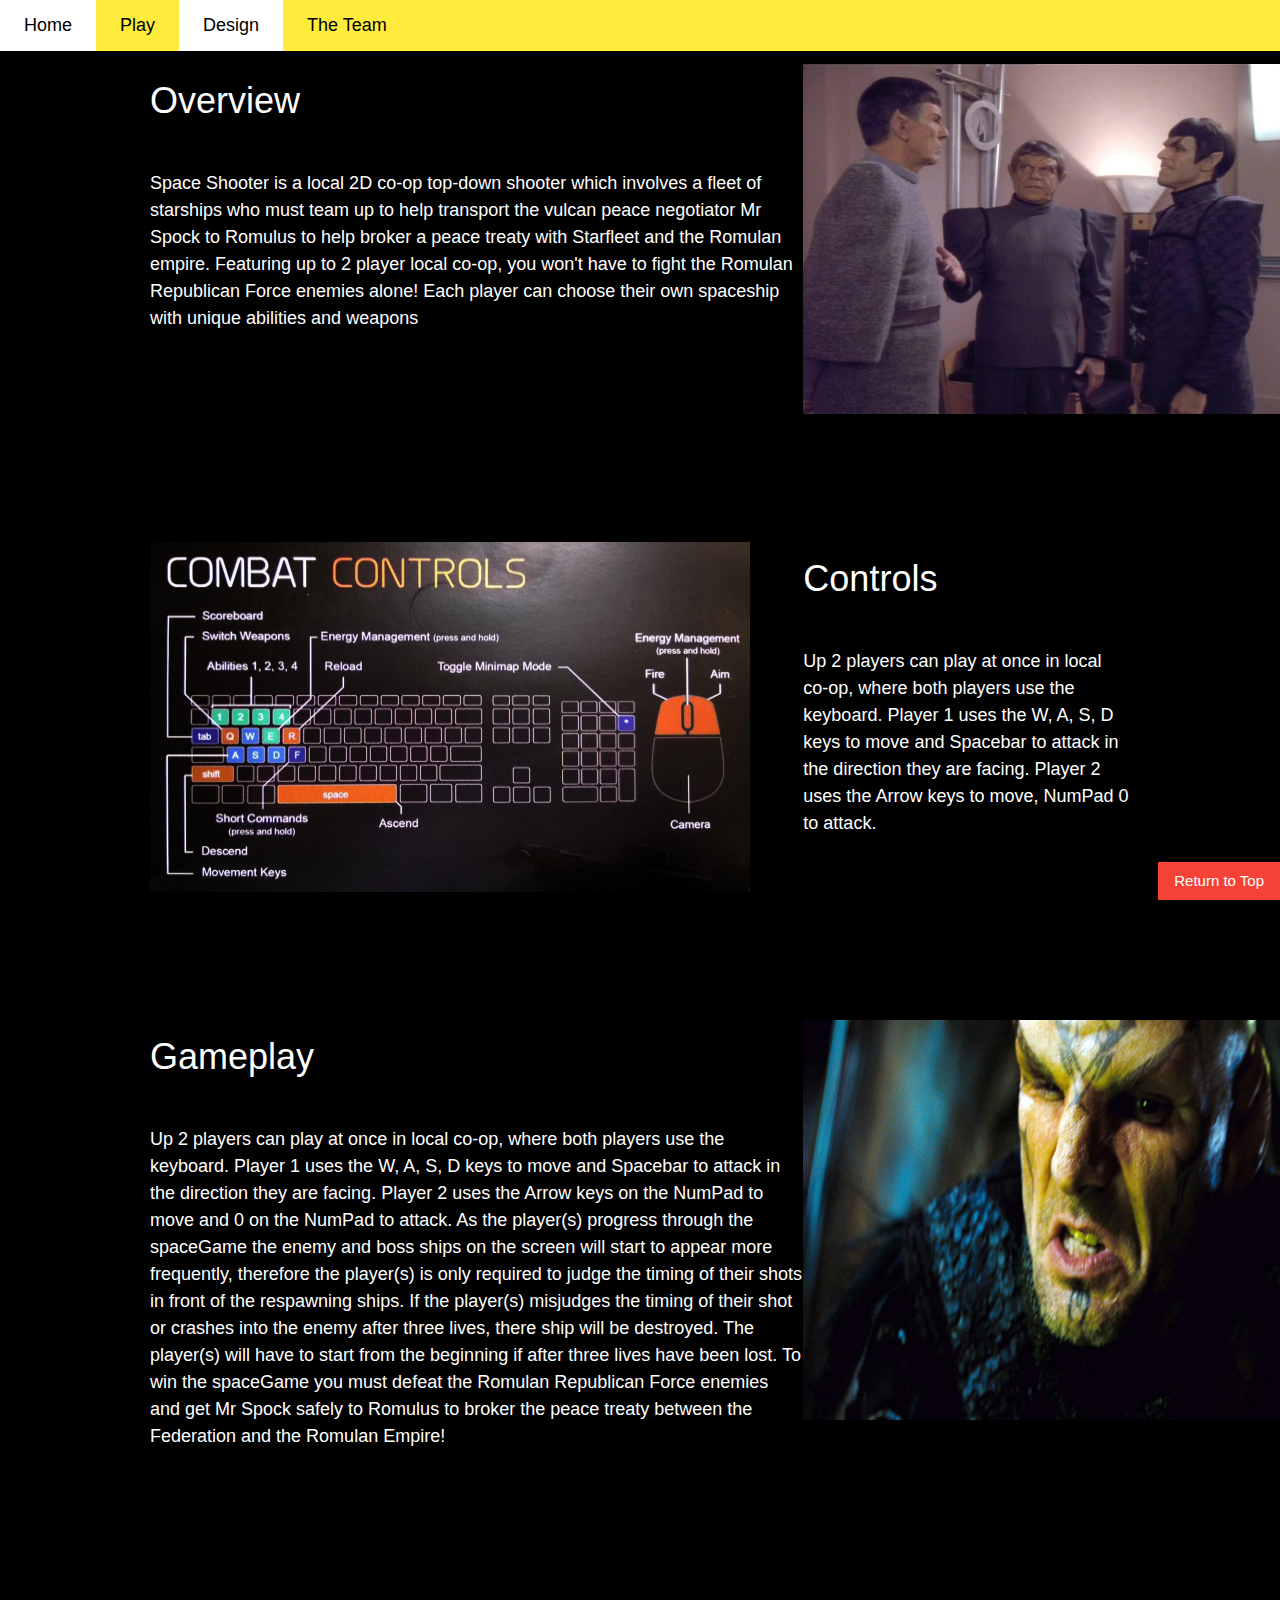
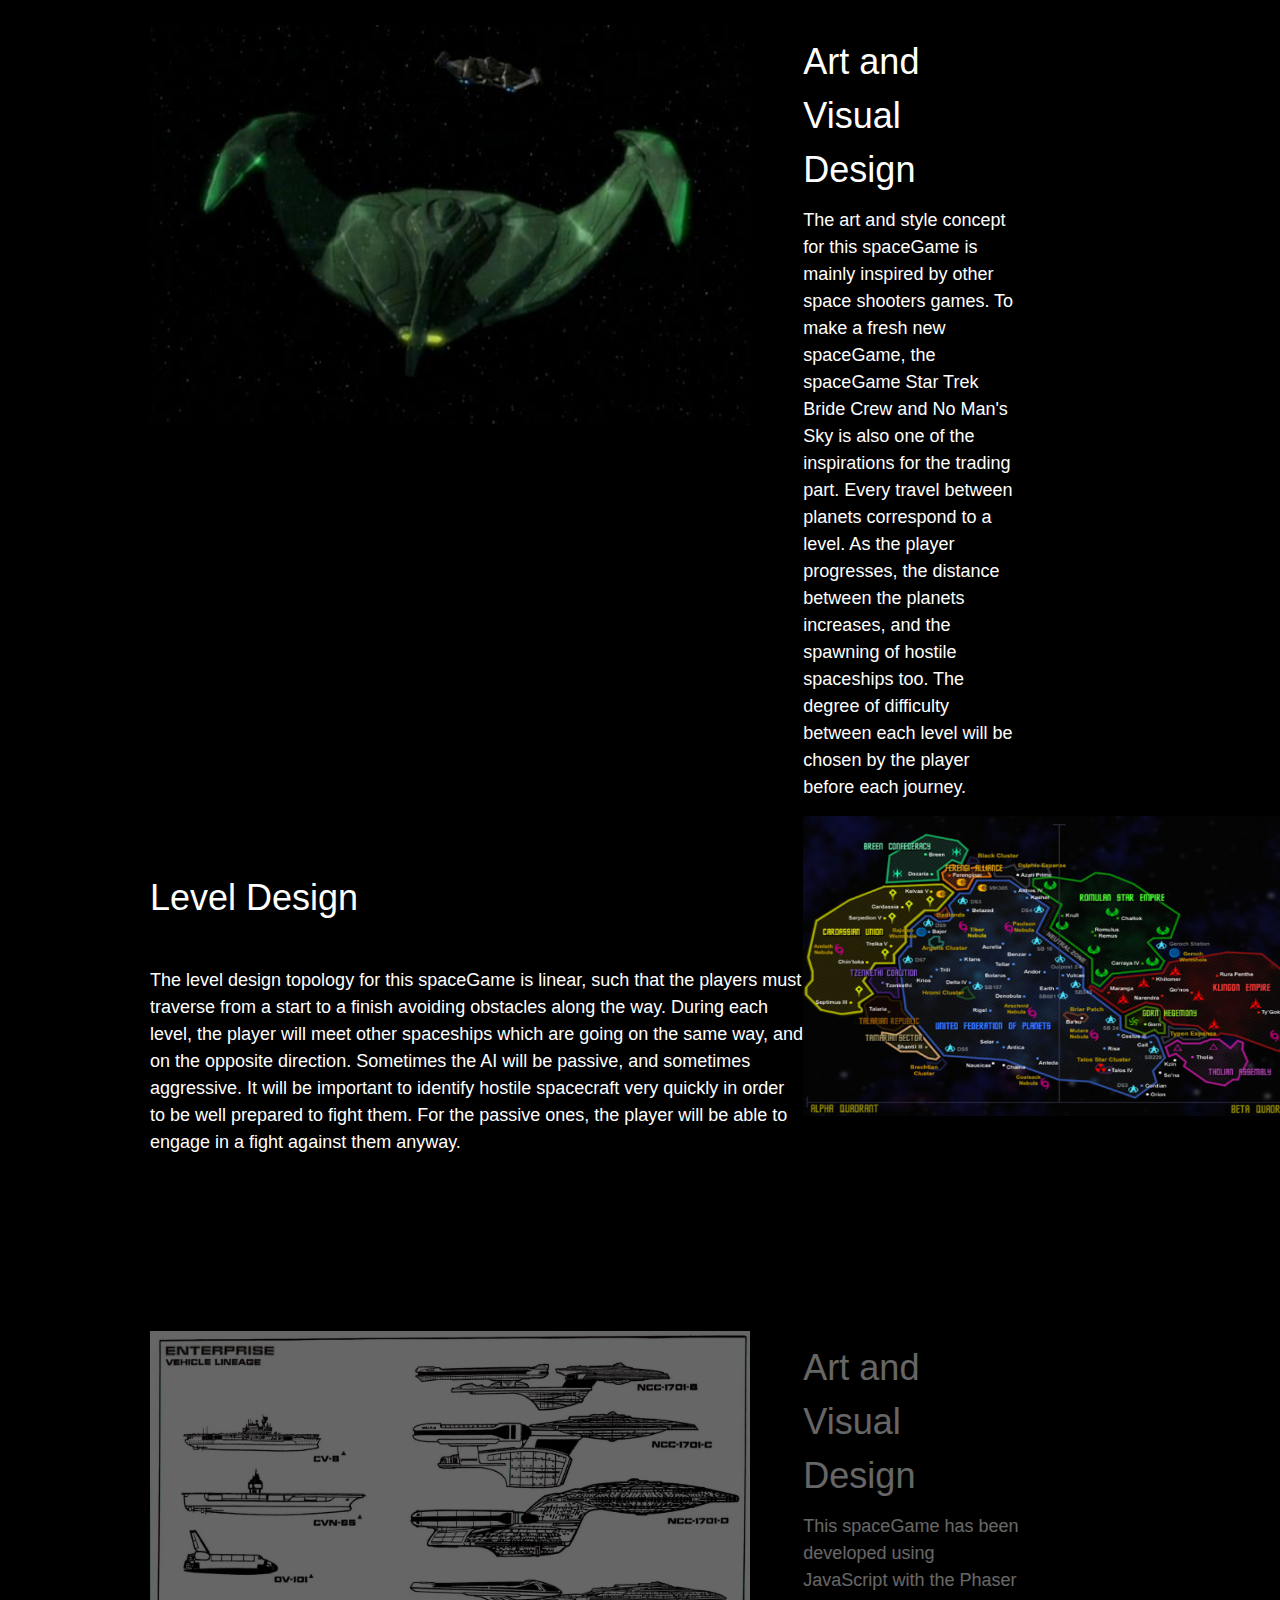
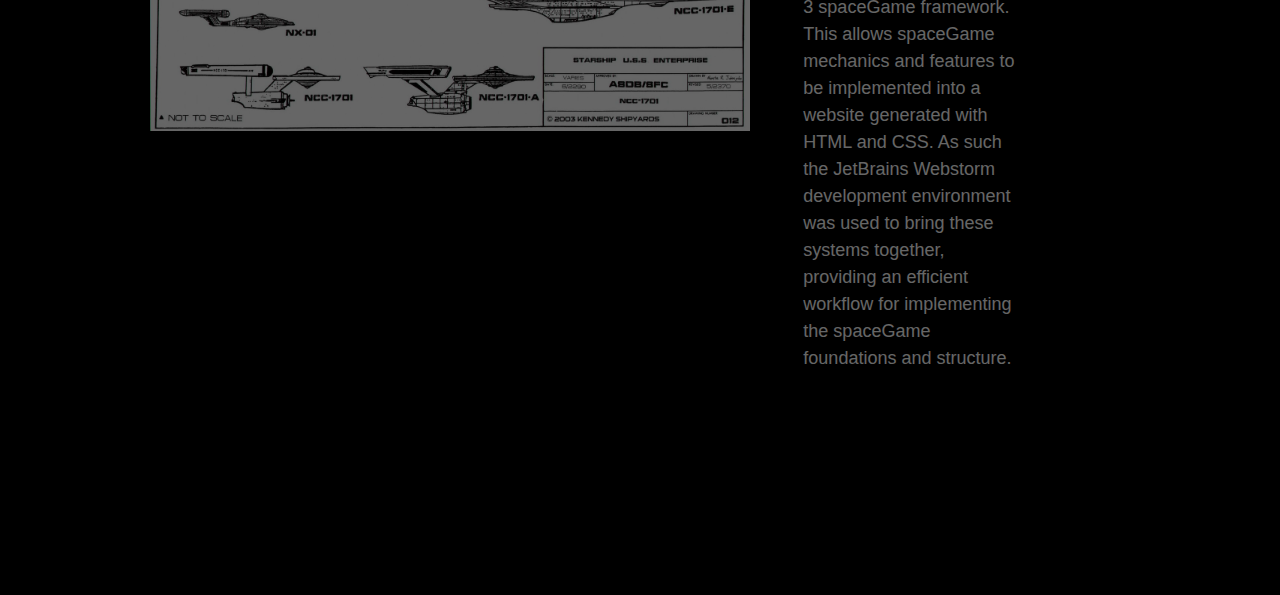
<file: html/design.html>
<!DOCTYPE html>
<html lang="en">
<title>Games Design</title>
<meta charset="UTF-8">
<meta name="viewport" content="width=device-width, initial-scale=1">
<link rel="stylesheet" href="https://www.w3schools.com/w3css/4/w3.css">
<link rel="stylesheet" href= "https://fonts.googleapis.com/css2?family=Roboto&display=swap">
<link rel="stylesheet" href="https://fonts.googleapis.com/css2?family=Itim&family=Roboto&display=swap">
<link rel="stylesheet" href="https://cdnjs.cloudflare.com/ajax/libs/font-awesome/4.7.0/css/font-awesome.min.css">
<script src="../js/WebPageScript.js"></script>

<style>
    body,h1,h2,h3,h4,h5,h6 {font-family: "Roboto Light", sans-serif}
    .w3-bar,h1,button {font-family: "Roboto Thin", sans-serif}
</style>
<body>

<!--- Return to Top button --->
<div class="w3-bottom">
    <div class="w3-right">
        <a class="w3-button w3-padding-medium w3-right-align w3-red"
           onclick="topFunction()">Return to Top</a>
    </div>
</div>

<!-- Navbar -->
<div class="w3-top">
    <div class="w3-bar w3-yellow w3-card w3-left-align w3-large">
        <a class="w3-bar-item w3-button w3-hide-medium w3-hide-large w3-right w3-padding-large w3-hover-white w3-large w3-red" href="javascript:void(0);" onclick="myFunction()" title="Toggle Navigation Menu"><i class="fa fa-bars"></i></a>
        <a href="home.html" class="w3-bar-item w3-button w3-padding-large w3-hover-white">Home</a>
        <a href="play.html" class="w3-bar-item w3-button w3-hide-small w3-padding-large w3-hover-white">Play</a>
        <a href="design.html" class="w3-bar-item w3-button w3-hide-small w3-padding-large w3-white">Design</a>
        <a href="team.html" class="w3-bar-item w3-button w3-hide-small w3-padding-large w3-hover-white">The Team</a>
    </div>
</div>

<!-- Header -->
<header class="w3-container w3-black w3-center">

</header>

<!-- Overview Section -->
<div class="w3-row-padding w3-padding-64 w3-container w3-black">
    <div class="w3-content">
        <div class="w3-twothird w3-text-white">
            <h1>Overview</h1>

            <h5 class="w3-padding-32">
                Space Shooter is a local 2D co-op top-down shooter which involves a fleet of starships who must team
                up to help transport the vulcan peace negotiator Mr Spock to Romulus to help broker a peace treaty with
                Starfleet and the Romulan empire. Featuring up to 2 player local co-op, you won't have to fight the
                Romulan Republican Force enemies alone! Each player can choose their own spaceship with unique abilities and weapons
            </h5>

            <p class="w3-text-white"></p>
        </div>

        <div class="w3-third w3-center">
            <img src="../assets/images/design/Negotiation.jpg" height="350" width="500">
        </div>
    </div>
</div>

<!-- Controls Section -->
<div class="w3-row-padding w3-black w3-padding-64 w3-container">
    <div class="w3-content">
        <div class="w3-third w3-left">
            <img src="../assets/images/design/Controls.jpg" height="350" width="600">
        </div>
        <div class="w3-padding-30 w3-third w3-right">

            <h1>Controls</h1>
            <h5 class="w3-padding-32">
                Up 2 players can play at once in local co-op, where both players use the keyboard.
                Player 1 uses the W, A, S, D keys to move and Spacebar to attack in the direction they are facing.
                Player 2 uses the Arrow keys to move, NumPad 0 to attack.
            </h5>

            <p class="w3-text-grey"></p>
        </div>
    </div>
</div>

<!-- Gameplay Section -->
<div class="w3-row-padding w3-padding-64 w3-container w3-black">
    <div class="w3-content">
        <div class="w3-twothird w3-text-white">

            <h1>Gameplay</h1>
            <h5 class="w3-padding-32">
                Up 2 players can play at once in local co-op, where both players use the keyboard. Player 1 uses the W, A, S, D keys to move and Spacebar to attack in the direction they are facing.
                Player 2 uses the Arrow keys on the NumPad to move and 0 on the NumPad to attack. As the player(s) progress through the spaceGame the enemy and boss ships on the screen will start to appear more frequently, therefore the player(s) is only required to judge the timing of their shots in front of the respawning ships.
                If the player(s) misjudges the timing of their shot or crashes into the enemy after three lives, there ship will be destroyed. The player(s) will have to start from the beginning if after three lives have been lost.
                To win the spaceGame you must defeat the Romulan Republican Force enemies and get Mr Spock safely to Romulus to broker the peace treaty between the Federation and the Romulan Empire!
            </h5>

            <p class="w3-text-white"></p>
        </div>

        <div class="w3-third w3-center">
            <img src="../assets/images/design/Monster.jpg" height="400" width="500">
        </div>
    </div>
</div>


<!-- Art Design Section -->
<div class="w3-row-padding w3-black w3-padding-64 w3-container">
    <div class="w3-content">
        <div class="w3-third w3-left">
            <img src="../assets/images/design/RomulanBirdOfPrey.jpg" height="400" width="600">
        </div>
        <div class="w3-padding-30 w3-third w3-right">
        <div class="w3-twothird">

            <h1>Art and Visual Design</h1>
            <h5 class="w3-padding-30">
                The art and style concept for this spaceGame is mainly inspired by other space shooters games. To make a fresh new spaceGame, the spaceGame Star Trek Bride Crew and No Man's Sky is also one of the inspirations for the trading part.
                Every travel between planets correspond to a level. As the player progresses, the distance between the planets increases, and the spawning of hostile spaceships too. The degree of difficulty between each level will be chosen by the player before each journey.
            </h5>

            <p class="w3-text-grey"></p>
        </div>
    </div>
</div>

<!-- Level Design Section -->
<div class="w3-row-padding w3-padding-64 w3-container w3-black">
    <div class="w3-content">
        <div class="w3-twothird w3-text-white">
            <br>
            <br>

            <h1>Level Design</h1>
            <h5 class="w3-padding-32">
                The level design topology for this spaceGame is linear, such that the players must traverse from a start to a finish avoiding obstacles along the way.
                During each level, the player will meet other spaceships which are going on the same way, and on the opposite direction. Sometimes the AI will be passive, and sometimes aggressive. It will be important to identify hostile spacecraft very quickly in order to be well prepared to fight them. For the passive ones, the player will be able to engage in a fight against them anyway.
            </h5>

            <p class="w3-text-white"></p>
        </div>

        <div class="w3-third w3-center">
            <img src="../assets/images/design/Map.jpg" height="300" width="500">
        </div>
    </div>
</div>

<!-- Technical Design Section -->
    <div class="w3-row-padding w3-padding-64 w3-container w3-black">
        <div class="w3-content">
            <div class="w3-third w3-left">
                <img src="../assets/images/design/House.jpg" height="400" width="600">
            </div>
            <div class="w3-padding-30 w3-third w3-right">
                <div class="w3-twothird">

                    <h1>Art and Visual Design</h1>
                    <h5 class="w3-padding-30">
                        This spaceGame has been developed using JavaScript with the Phaser 3 spaceGame framework. This allows spaceGame mechanics and features to be implemented into a website generated with HTML and CSS.
                        As such the JetBrains Webstorm development environment was used to bring these systems together, providing an efficient workflow for implementing the spaceGame foundations and structure.
                    </h5>

                    <p class="w3-text-white"></p>
                </div>
            </div>
        </div>

        <div class="w3-container w3-black w3-center w3-opacity w3-padding-64">
            <h1 class="w3-margin w3-xlarge"></h1>
        </div>
    </div>
</div>
</body>
</html>
</file>
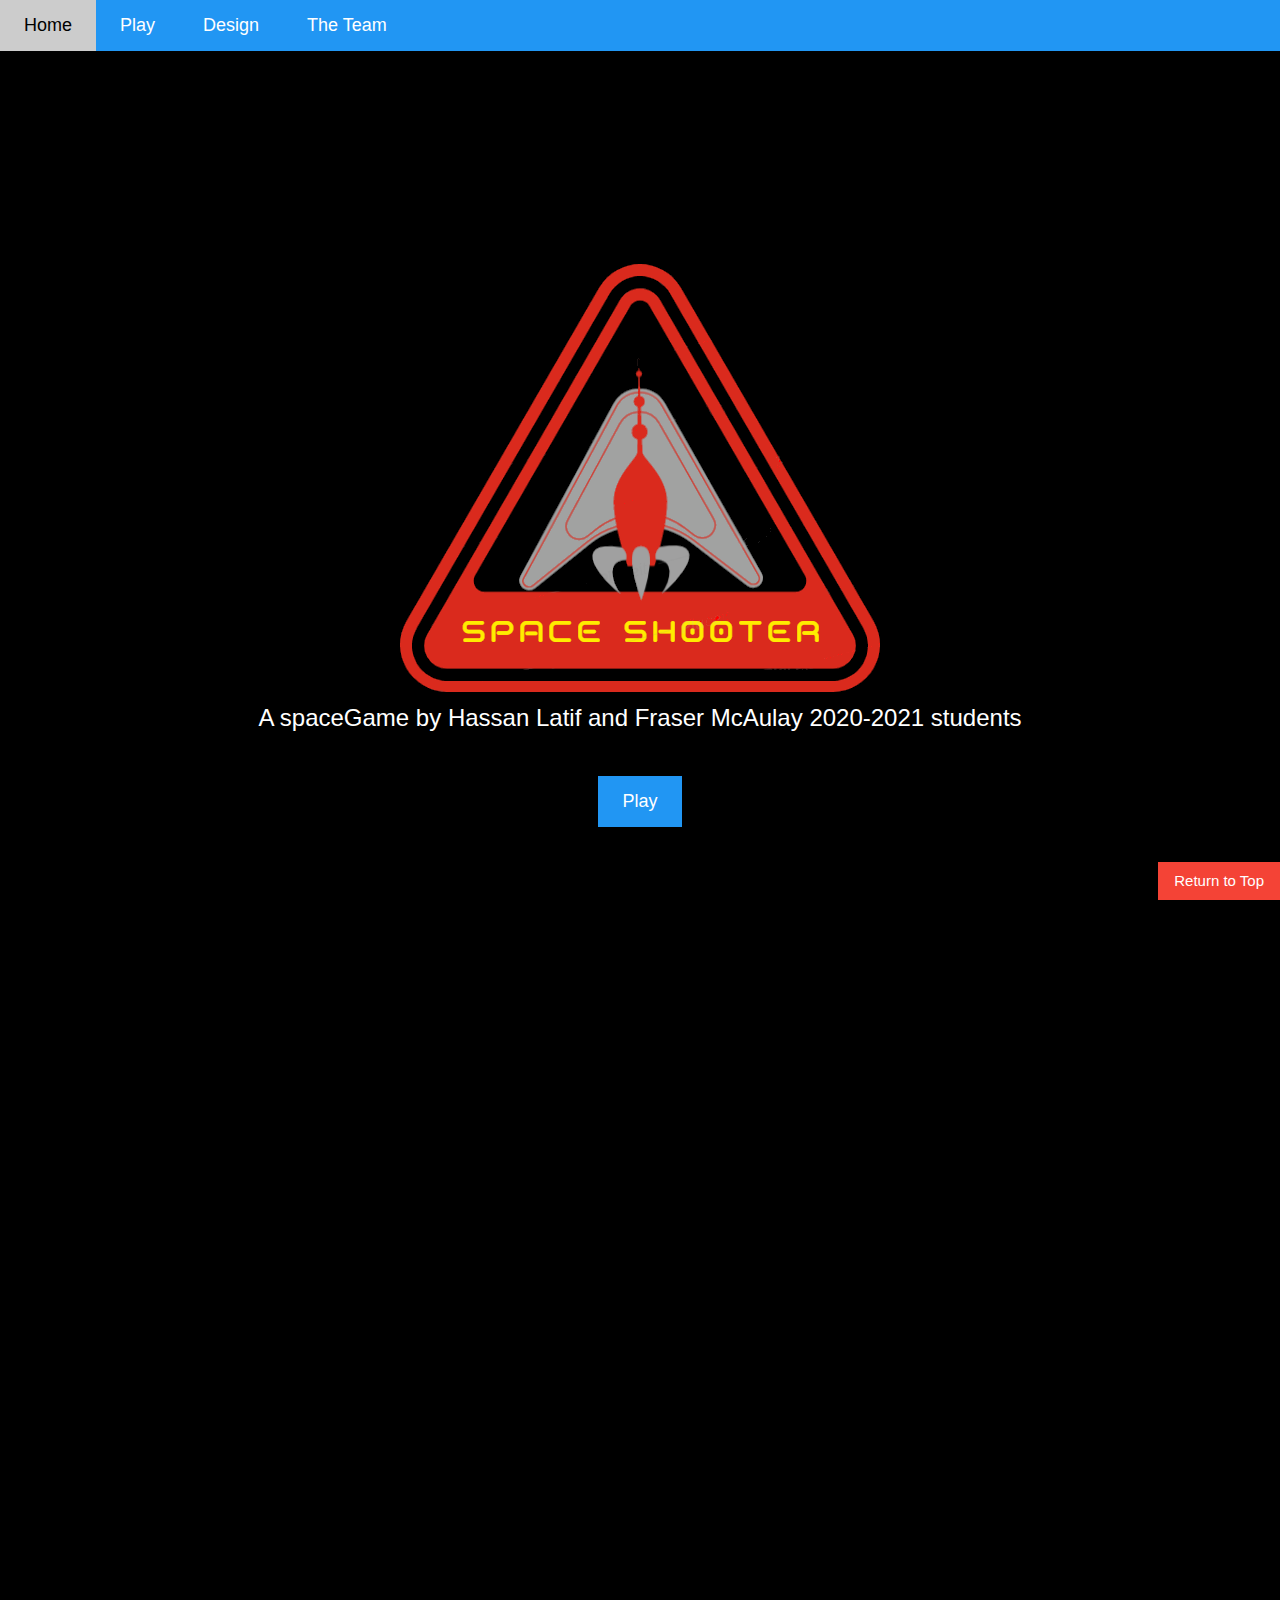
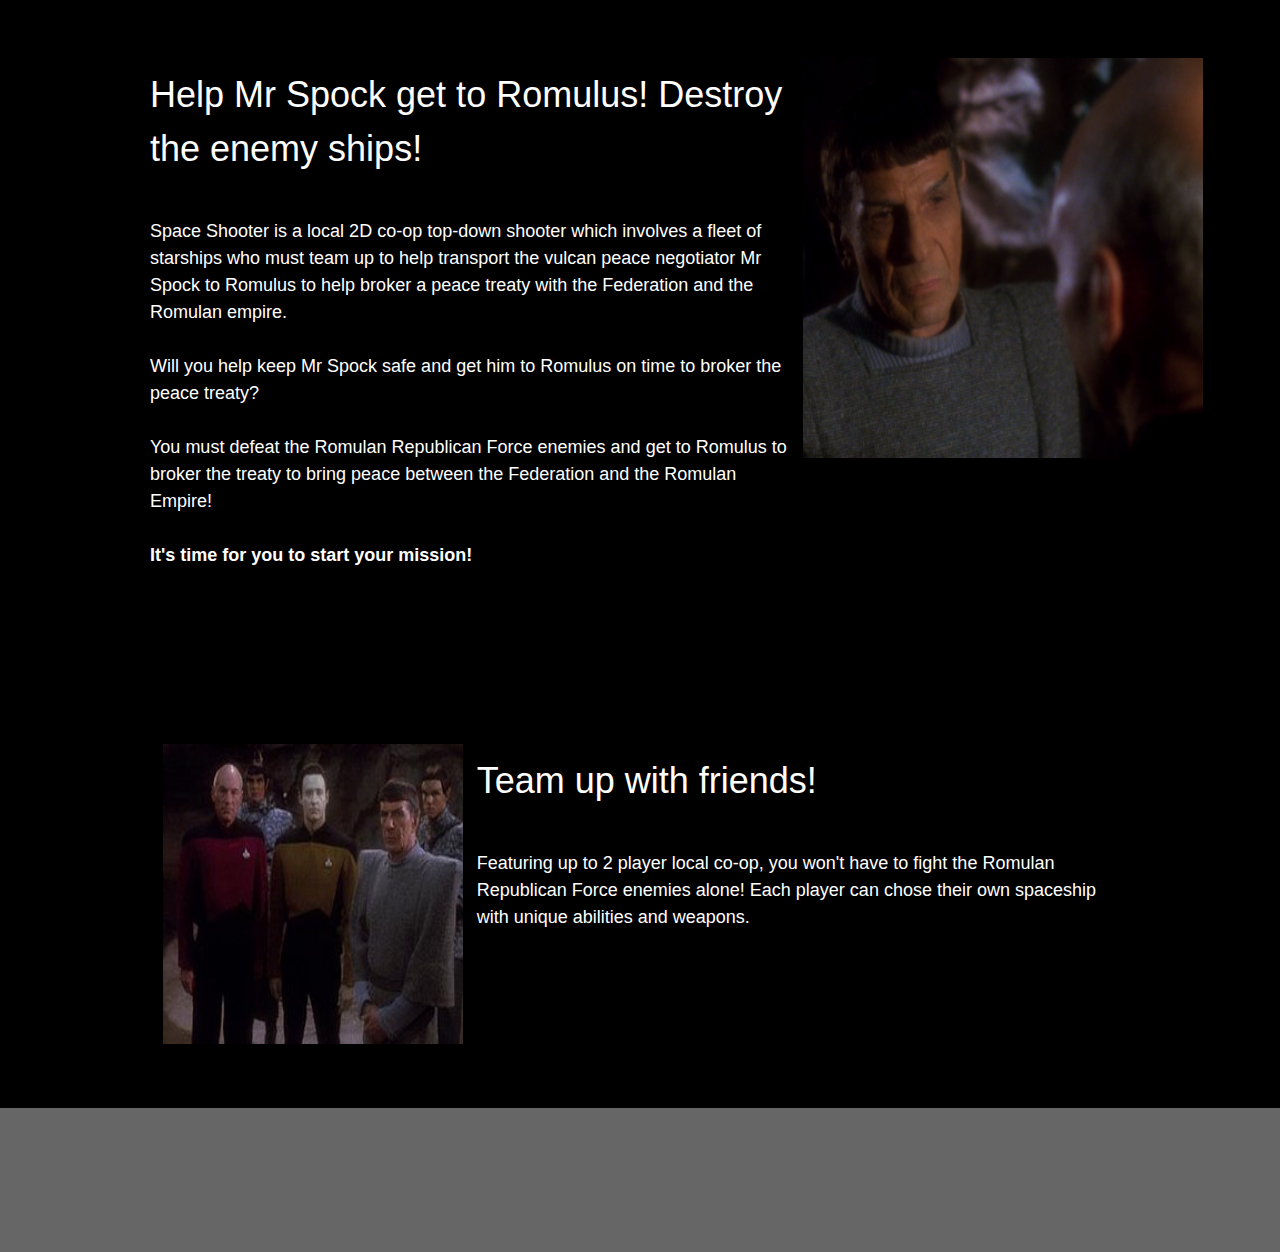
<file: html/home.html>
<!DOCTYPE html>
<html lang="en">
<title>Home</title>
<meta charset="UTF-8">
<meta name="viewport" content="width=device-width, initial-scale=1">
<link rel="stylesheet" href="https://www.w3schools.com/w3css/4/w3.css">
<link rel="stylesheet" href= "https://fonts.googleapis.com/css2?family=Roboto&display=swap">
<link rel="stylesheet" href="https://fonts.googleapis.com/css2?family=Itim&family=Roboto&display=swap">
<link rel="stylesheet" href="https://cdnjs.cloudflare.com/ajax/libs/font-awesome/4.7.0/css/font-awesome.min.css">
<script src="../js/WebPageScript.js"></script>

<style>
    body,h1,h2,h3,h4,h5,h6 {font-family: "Roboto Light", sans-serif}
    .w3-bar,h1,button {font-family: "Roboto Thin", sans-serif}
</style>
<body>

<!--- Return to Top button --->
<div class="w3-bottom">
    <div class="w3-right">
    <a class="w3-button w3-padding-medium w3-right-align w3-red"
       onclick="topFunction()">Return to Top</a>
    </div>
</div>

<!-- Navbar -->
<div class="w3-top">
    <div class="w3-bar w3-blue w3-card w3-left-align w3-large">
        <a class="w3-bar-item w3-button w3-hide-medium w3-hide-large w3-right w3-padding-large w3-hover-white w3-large w3-red" href="javascript:void(0);" onclick="myFunction()" title="Toggle Navigation Menu"><i class="fa fa-bars"></i></a>
        <a href="home.html" class="w3-bar-item w3-button w3-padding-large w3-white">Home</a>
        <a href="play.html" class="w3-bar-item w3-button w3-hide-small w3-padding-large w3-hover-white">Play</a>
        <a href="design.html" class="w3-bar-item w3-button w3-hide-small w3-padding-large w3-hover-white">Design</a>
        <a href="team.html" class="w3-bar-item w3-button w3-hide-small w3-padding-large w3-hover-white">The Team</a>
    </div>
</div>

<!-- Header -->
<header class="w3-container w3-black w3-center" style="padding:128px 16px; background-image: url('../assets/images/home & play/SpaceShooterEmblem.png'); background-repeat: no-repeat; background-size: 800px 800px; background-position: center">
    <h1 class="w3-margin w3-jumbo"></h1>
    <p class="w3-xlarge" style="padding-top: 512px"><br>A spaceGame by Hassan Latif and Fraser McAulay 2020-2021 students<br></p>
    <button class="w3-button w3-blue w3-padding-large w3-large w3-margin-top" onclick="window.location='play.html'">Play</button>
</header>

<!-- Video Demo-->
<div class="w3-row-padding w3-black w3-padding-64 w3-container">
    <div class="w3-content">
        <iframe width="896" height="504" src="https://www.youtube.com/" frameborder="0" allow="accelerometer; autoplay; encrypted-media; gyroscope; picture-in-picture" allowfullscreen>
        </iframe>
    </div>
</div>
</div>

<!-- Overview -->
<div class="w3-row-padding w3-padding-64 w3-container w3-black">
    <div class="w3-content">
        <div class="w3-twothird w3-text-white">

            <h1>Help Mr Spock get to Romulus! Destroy the enemy ships!</h1>

            <h5 class="w3-padding-32">
                Space Shooter is a local 2D co-op top-down shooter which involves a fleet of starships who must team
                up to help transport the vulcan peace negotiator Mr Spock to Romulus to help broker a peace treaty with
                the Federation and the Romulan empire.
                <br>
                <br> Will you help keep Mr Spock safe and get him to Romulus on time to broker the peace treaty?<br>
                <br>
                You must defeat the Romulan Republican Force enemies and get to Romulus to broker the treaty to bring peace between the Federation and the Romulan Empire!

                <br/><br/> <b> It's time for you to start your mission!</b>

            </h5>

            <p class="w3-text-white"></p>
        </div>

        <div class="w3-third w3-center">
            <img src="../assets/images/home%20&%20play/Spock1.png" height="400" width="400">
        </div>
    </div>
</div>

<!-- Description -->
<div class="w3-row-padding w3-black w3-padding-64 w3-container">
    <div class="w3-content">
        <div class="w3-third w3-center">
            <img src="../assets/images/home%20&%20play/TeamUp.jpg" height="300" width="300">
        </div>

        <div class="w3-twothird">

            <h1>Team up with friends!</h1>

            <h5 class="w3-padding-32">Featuring up to 2 player local co-op, you won't have to fight the Romulan Republican Force enemies alone!
                Each player can chose their own spaceship with unique abilities and weapons.</h5>

            <p class="w3-text-grey"></p>
        </div>
    </div>
</div>


<div class="w3-container w3-black w3-center w3-opacity w3-padding-64">
    <h1 class="w3-margin w3-xlarge"></h1>
</div>
</div>
</div>
</body>
</html>
</file>
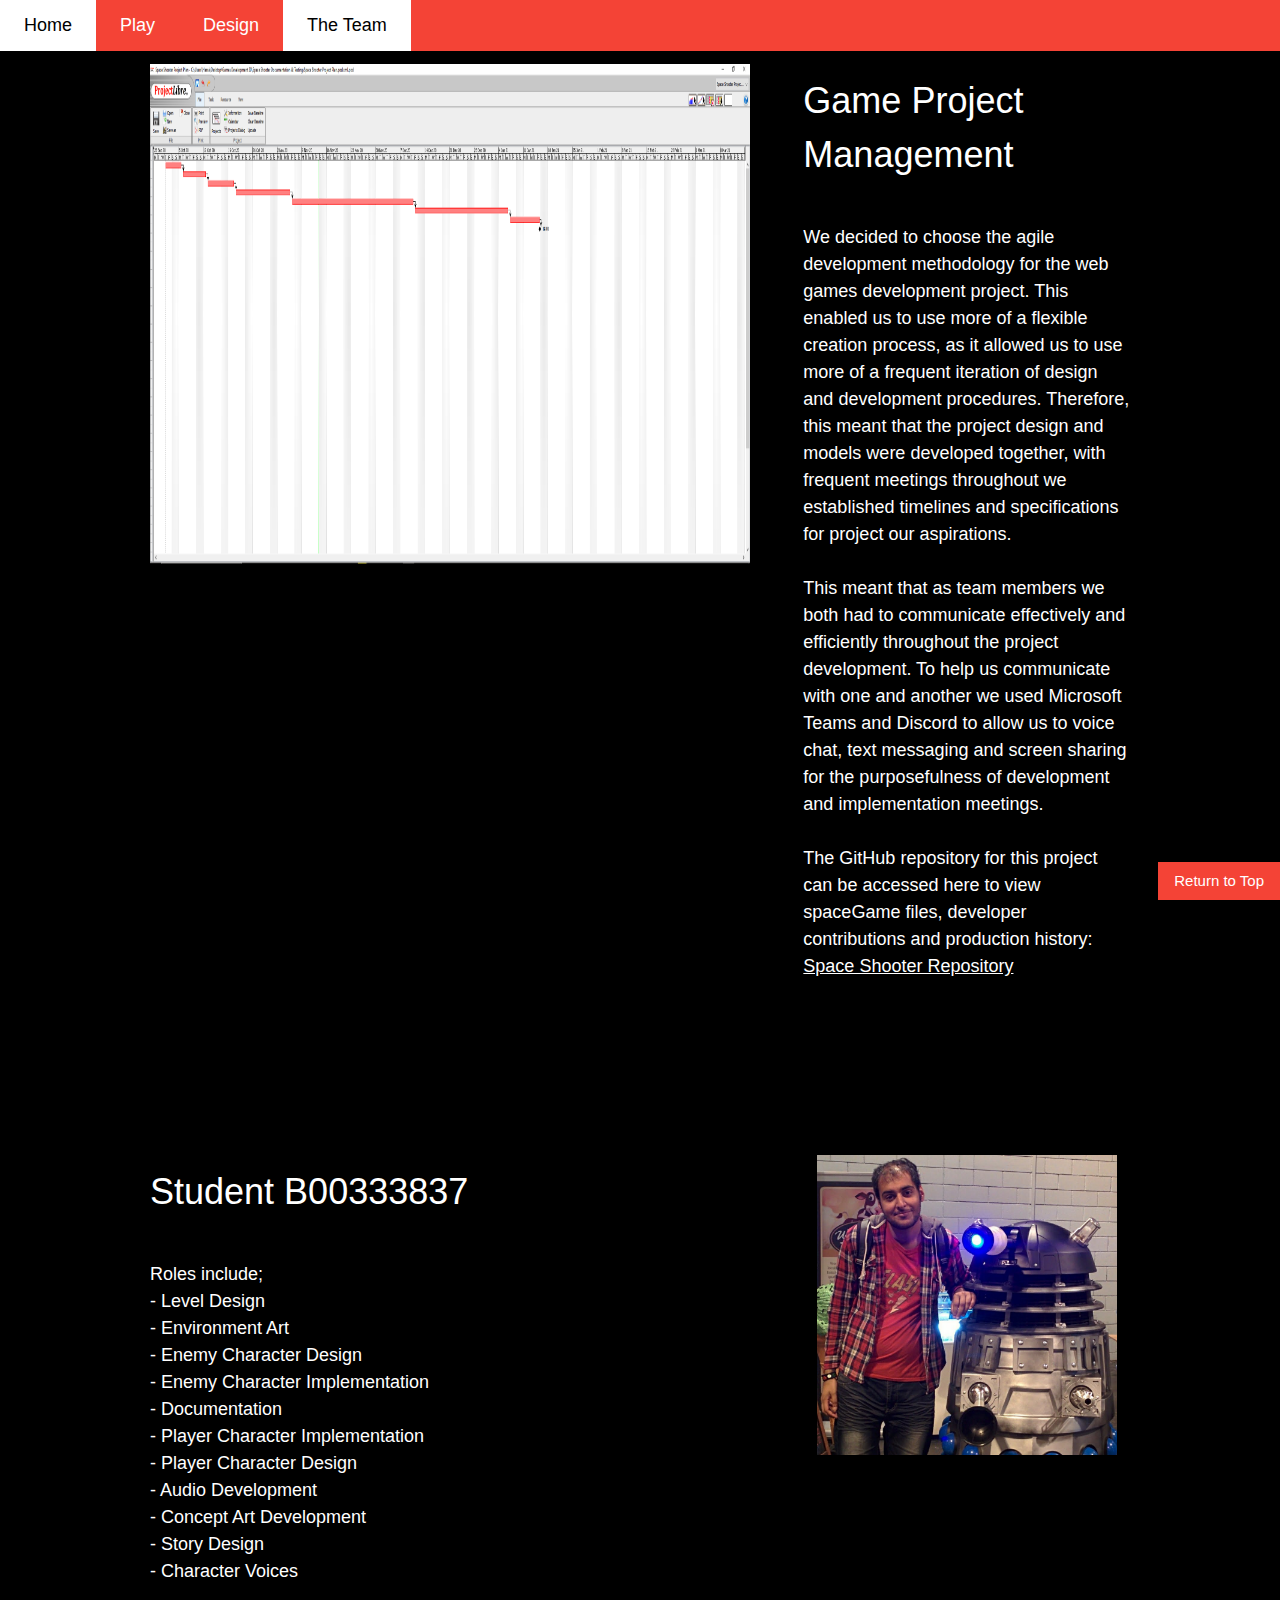
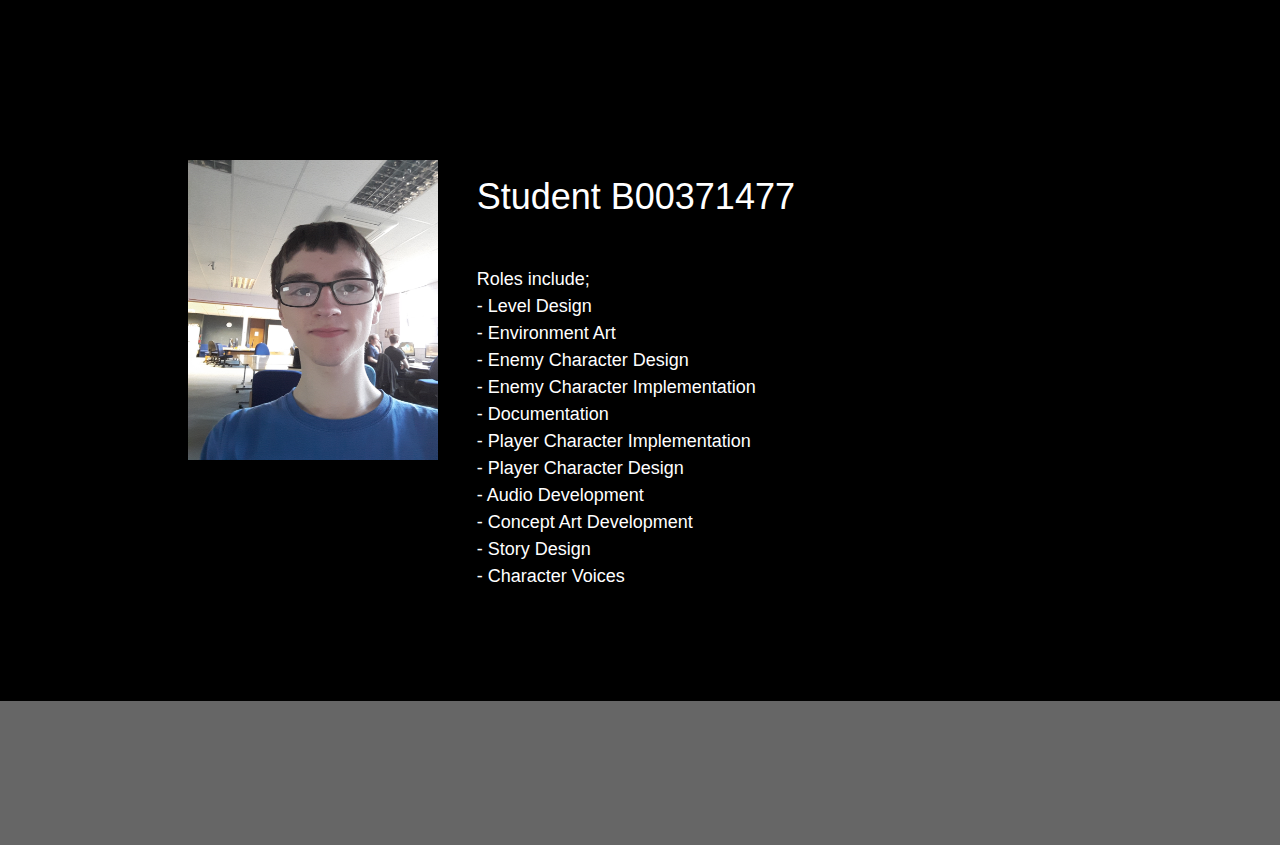
<file: html/team.html>
<!DOCTYPE html>
<html lang="en">
<title>The Team</title>
<meta charset="UTF-8">
<meta name="viewport" content="width=device-width, initial-scale=1">
<link rel="stylesheet" href="https://www.w3schools.com/w3css/4/w3.css">
<link rel="stylesheet" href= "https://fonts.googleapis.com/css2?family=Roboto&display=swap">
<link rel="stylesheet" href="https://fonts.googleapis.com/css2?family=Itim&family=Roboto&display=swap">
<link rel="stylesheet" href="https://cdnjs.cloudflare.com/ajax/libs/font-awesome/4.7.0/css/font-awesome.min.css">
<script src="../js/WebPageScript.js"></script>

<style>
    body,h1,h2,h3,h4,h5,h6 {font-family: "Roboto Light", sans-serif}
    .w3-bar,h1,button {font-family: "Roboto Thin", sans-serif}
</style>
<body>

<!--- Return to Top button --->
<div class="w3-bottom">
    <div class="w3-right">
        <a class="w3-button w3-padding-medium w3-right-align w3-red"
           onclick="topFunction()">Return to Top</a>
    </div>
</div>

<!-- Navbar -->
<div class="w3-top">
    <div class="w3-bar w3-red w3-card w3-left-align w3-large">
        <a class="w3-bar-item w3-button w3-hide-medium w3-hide-large w3-right w3-padding-large w3-hover-white w3-large w3-red" href="javascript:void(0);" onclick="myFunction()" title="Toggle Navigation Menu"><i class="fa fa-bars"></i></a>
        <a href="home.html" class="w3-bar-item w3-button w3-padding-large w3-hover-white">Home</a>
        <a href="play.html" class="w3-bar-item w3-button w3-hide-small w3-padding-large w3-hover-white">Play</a>
        <a href="design.html" class="w3-bar-item w3-button w3-hide-small w3-padding-large w3-hover-white">Design</a>
        <a href="team.html" class="w3-bar-item w3-button w3-hide-small w3-padding-large w3-white">The Team</a>
    </div>
</div>

<!-- Header -->
<header class="w3-container w3-black w3-center">

</header>

<!-- Game Project Management Section -->
<div class="w3-row-padding w3-black w3-padding-64 w3-container">
    <div class="w3-content">
        <div class="w3-third w3-left">
            <img src="../assets/images/team/gantt%20chart.png" height="500" width="600">
        </div>
        <div class="w3-padding-30 w3-third w3-right">

            <h1>Game Project Management</h1>
            <h5 class="w3-padding-32">
                We decided to choose the agile development methodology for the web games development project. This enabled us to use more of a flexible creation process, as it allowed us to use more of a frequent iteration of design and development procedures.
                Therefore, this meant that the project design and models were developed together, with frequent meetings throughout we established timelines and specifications for project our aspirations.
                <br>
                <br>
                This meant that as team members we both had to communicate effectively and efficiently throughout the project development.
                To help us communicate with one and another we used Microsoft Teams and Discord to allow us to voice chat, text messaging and screen sharing for the purposefulness of development and implementation meetings.                <br>
                <br>
                The GitHub repository for this project can be accessed here to view spaceGame files, developer contributions and production history:
                <br>
                <a href="https://github.com/MohammedHassanLatif/SpaceShooter/">Space Shooter Repository</a>
            </h5>

            <p class="w3-text-white"></p>
        </div>
    </div>
</div>

<!-- Student 1 Section -->
<div class="w3-row-padding w3-padding-64 w3-container w3-black">
    <div class="w3-content">
        <div class="w3-twothird w3-text-white">
            <h1>Student B00333837</h1>

            <h5 class="w3-padding-32">
                Roles include;
                <br>- Level Design
                <br>- Environment Art
                <br>- Enemy Character Design
                <br>- Enemy Character Implementation
                <br>- Documentation
                <br>- Player Character Implementation
                <br>- Player Character Design
                <br>- Audio Development
                <br>- Concept Art Development
                <br>- Story Design
                <br>- Character Voices
            </h5>

            <p class="w3-text-white"></p>
        </div>

        <div class="w3-third w3-center">
            <img src="../assets/images/team/B00333837.jpg" height="300" width="300">
        </div>
    </div>
</div>

<!-- Student 2 Section -->
<div class="w3-row-padding w3-black w3-padding-64 w3-container">
    <div class="w3-content">
        <div class="w3-third w3-center">
            <img src="../assets/images/team/B00371477.jpg" height="300" width="250">
        </div>

        <div class="w3-twothird">
            <h1>Student B00371477</h1>

            <h5 class="w3-padding-32">
                Roles include;
                <br>- Level Design
                <br>- Environment Art
                <br>- Enemy Character Design
                <br>- Enemy Character Implementation
                <br>- Documentation
                <br>- Player Character Implementation
                <br>- Player Character Design
                <br>- Audio Development
                <br>- Concept Art Development
                <br>- Story Design
                <br>- Character Voices
            </h5>

            <p class="w3-text-white"></p>
        </div>
    </div>
</div>

<div class="w3-container w3-black w3-center w3-opacity w3-padding-64">
    <h1 class="w3-margin w3-xlarge"></h1>
</div>

</body>
</html>
</file>
